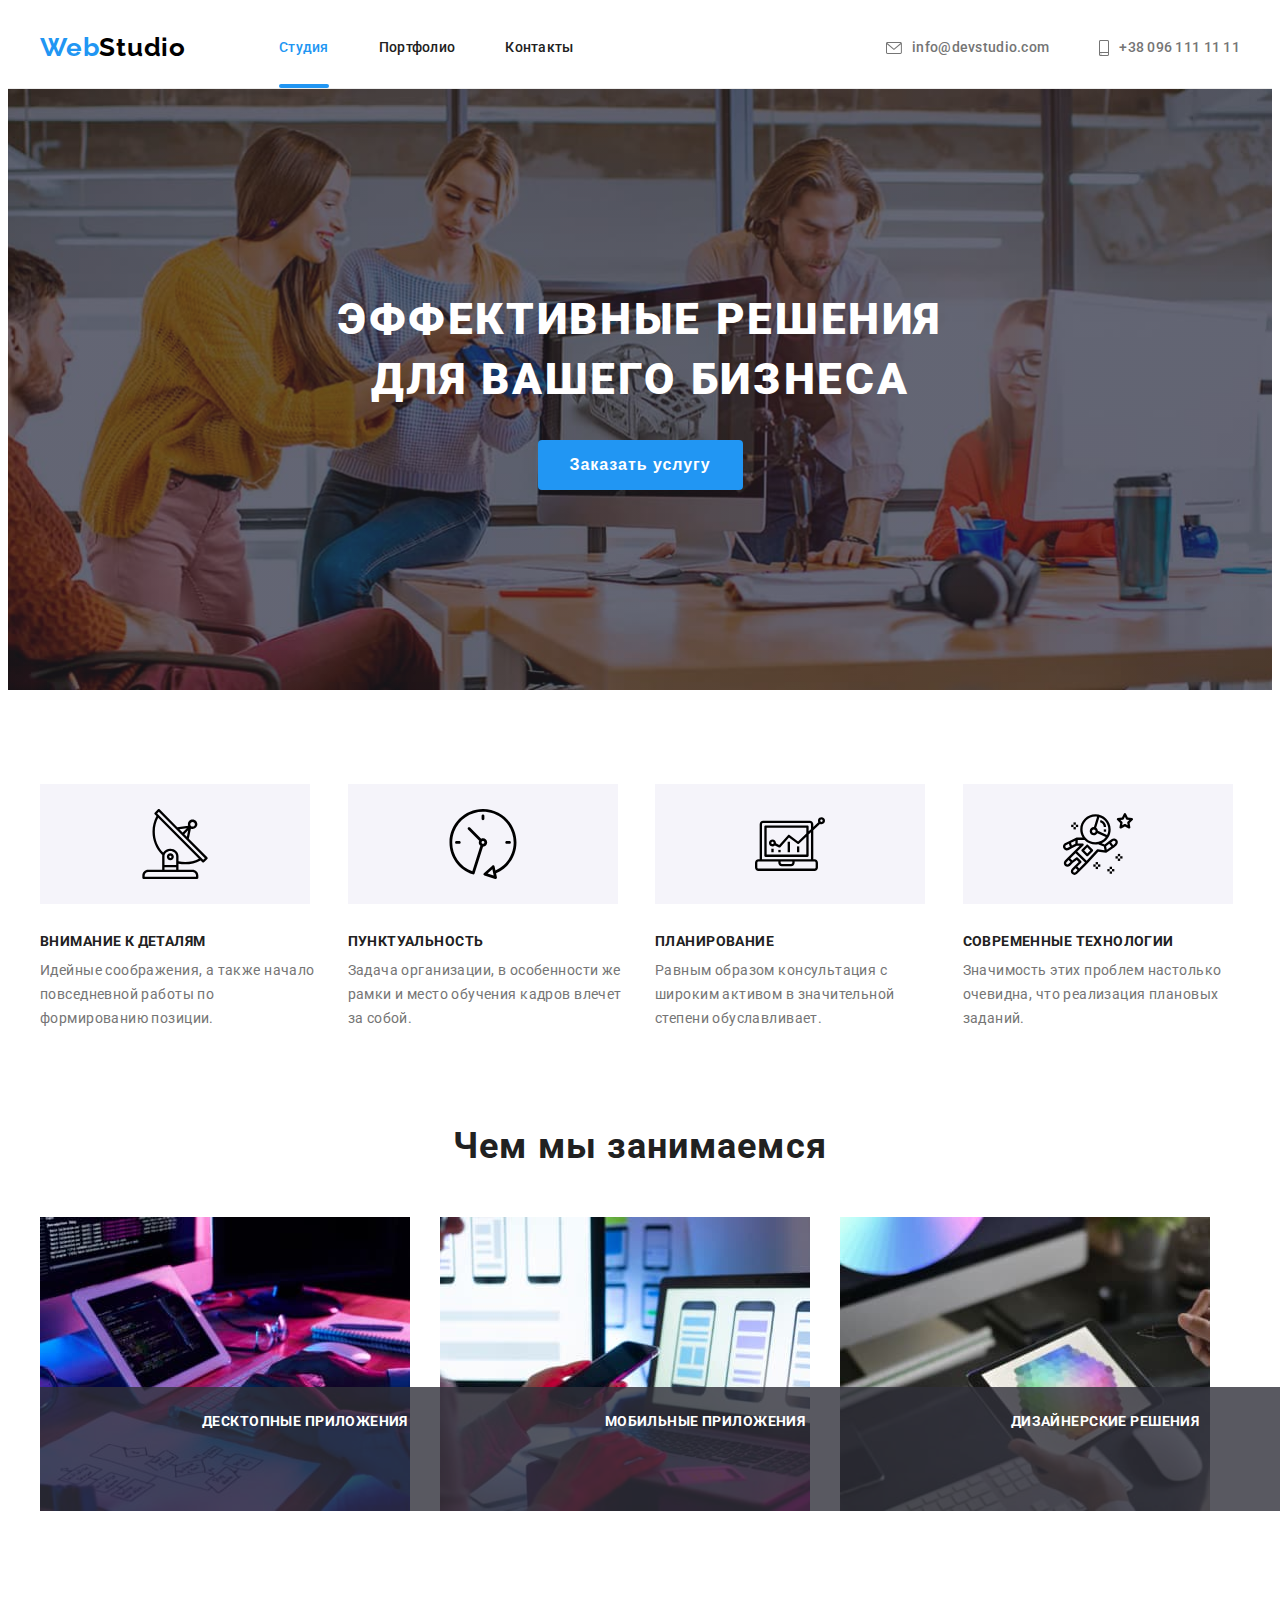
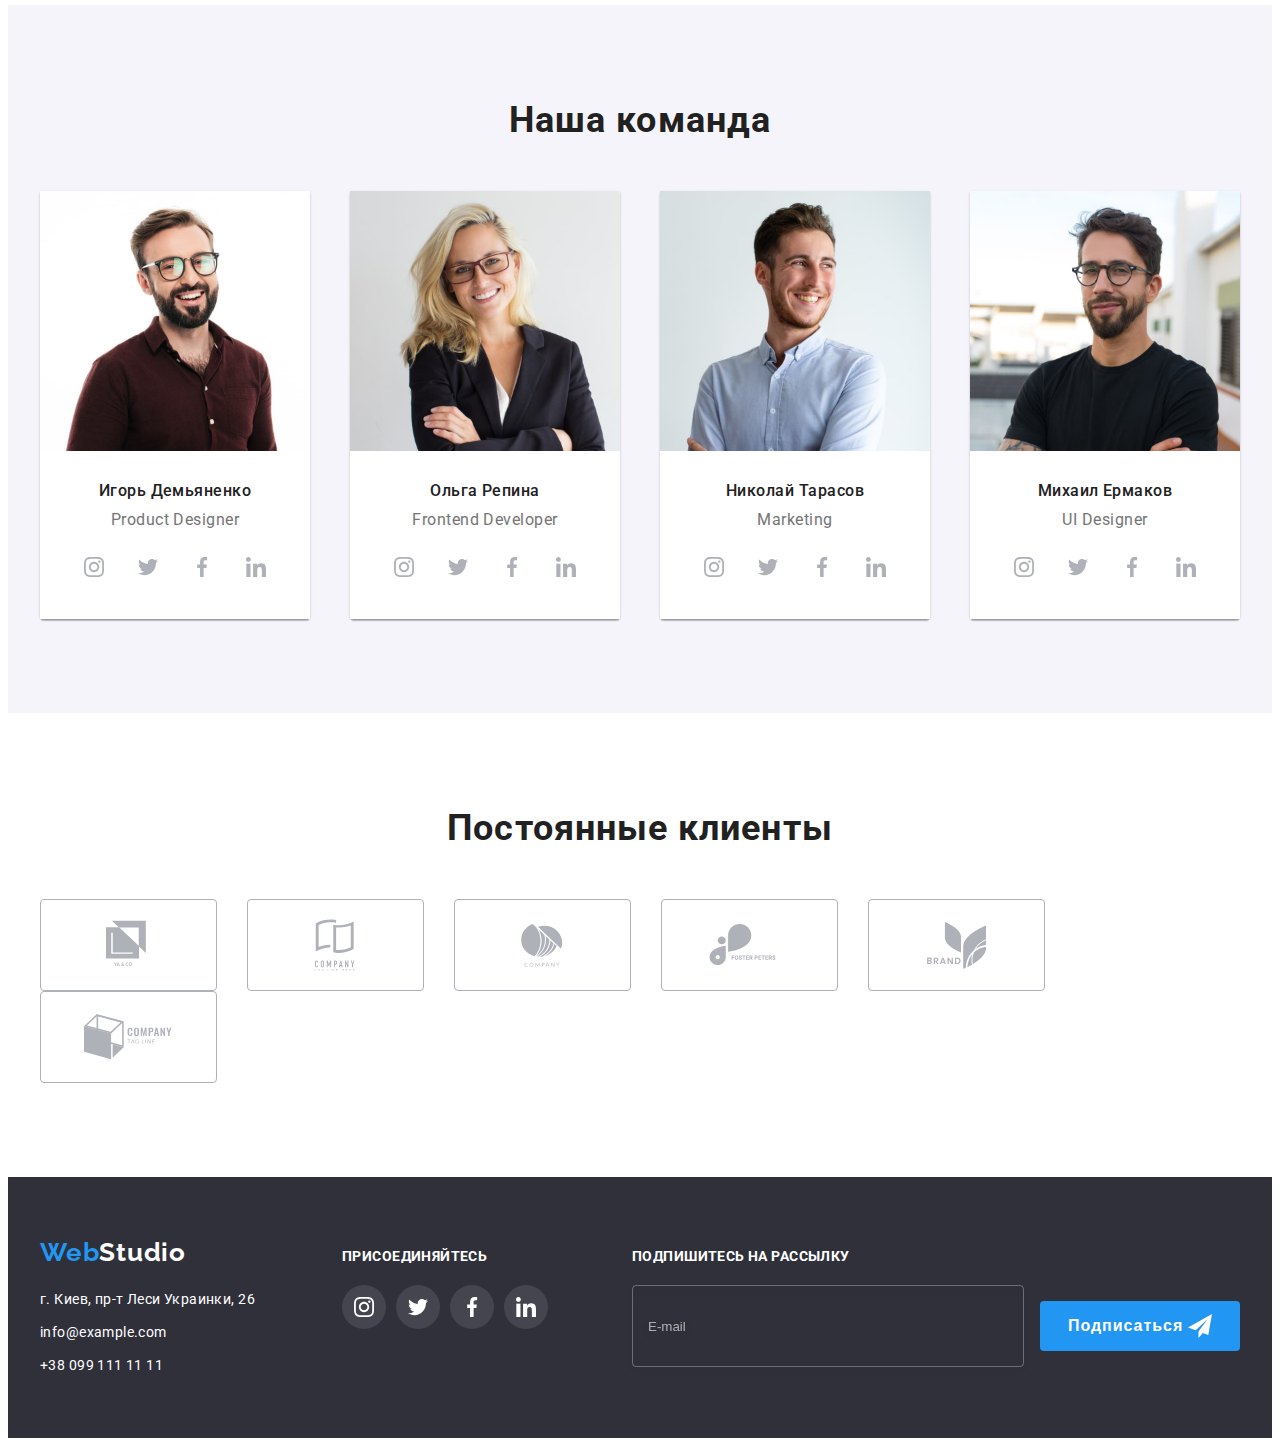
<file: index.html>
<!DOCTYPE html>
<html lang="ru">
<head>
    <meta charset="UTF-8">
    <meta http-equiv="X-UA-Compatible" content="IE=edge">
    <meta name="viewport" content="width=device-width, initial-scale=1.0">
    <title>WebStudio</title>
    <link rel="preconnect" href="https://fonts.gstatic.com">
    <link href="https://fonts.googleapis.com/css2?family=Raleway:wght@700&family=Roboto:wght@400;500;700;900&display=swap"
        rel="stylesheet">
     
    <link rel="stylesheet" href="https://cdnjs.cloudflare.com/ajax/libs/modern-normalize/1.0.0/modern-normalize.min.css"
        integrity="sha512-ISS7cAi1PEhQ8jnbJpJZMd29NlhNj4AWYyLOSp2CE/CsHxTCu+r+t0D2yoJudVrd0/8fTVPUVDzY5Tvli75u/g=="
        crossorigin="anonymous"> 
    <link rel="stylesheet" href="https://cdnjs.cloudflare.com/ajax/libs/animate.css/4.1.1/animate.min.css" />
    <!-- <link rel="stylesheet" href="./css/style.css"> -->
    <link rel="stylesheet" href="./css/main.min.css">

<body>
    <!-- HEADER -->
    <header class="main-header">
        <div class="container">
            <nav class="navigation">
                <a class="logo animate__heartBeat link" href="./index.html" lang="en">
                    <span class="logo--accent-color">Web</span>Studio</a>
                <ul class="navigation-list list">
                        <li class="navigation-list__item list"><a class="navigation-list__link link navigation-list__link--current" href="./index.html">Студия</a></li>
                        <li class="navigation-list__item list"><a class="navigation-list__link link" href="./portfolio.html">Портфолио</a></li>
                        <li class="navigation-list__item list"><a class="navigation-list__link link" href="">Контакты</a></li>
                </ul>
            </nav>
            <ul class="contacts-list list">
                <li class="contacts-list__item"><a class="contacts-list__link link" href="mailto:info@devstudio.com">
                    <svg width="16" height="12" class="contacts-list__email-icon">
                        <use href="./images/sprite.svg#icon-email"></use>
                    </svg>info@devstudio.com
                </a></li>
                <li class="contacts-list__item"><a class="contacts-list__link link" href="tel:00380961111111">
                    <svg width="10" height="16" class="contacts-list__tel-icon">
                        <use href="./images/sprite.svg#icon-smartphone"></use>
                    </svg>+38 096 111 11 11
                </a></li>
            </ul>     
        </div>
    </header>

    <main>  
        <!-- HERO -->
        <section class="hero">
            <div class="container">
                <h1 class="hero__title">Эффективные решения <br> для вашего бизнеса</h1>
                <button class="modal-btn animate__heartBeat btn" type="button" data-modal-open>Заказать услугу</button>
            </div>
        </section>

        <!-- ADVANTAGES / h2 hidden -->
        <section class="advantages">
            <div class="container">
                <h2 class="title visually-hidden">We offer</h2>
                <ul class="advantages-list list">
                    <li class="advantages-list__item">
                        <div class="advantages-list__img">
                            <svg class="advantages-list__icon">
                                <use href="./images/sprite.svg#icon-antenna"></use>
                            </svg>
                        </div>
                        <h3 class="advantages-list__subtitle">Внимание к деталям</h3>
                        <p class="advantages-list__text">Идейные соображения, а также начало повседневной работы по формированию позиции.</p>
                    </li>
                    <li class="advantages-list__item">
                        <div class="advantages-list__img">
                            <svg class="advantages-list__icon">
                                <use href="./images/sprite.svg#icon-clock"></use>
                            </svg>
                        </div>
                        <h3 class="advantages-list__subtitle">Пунктуальность</h3>
                        <p class="advantages-list__text">Задача организации, в особенности же рамки и место обучения кадров влечет за собой.</p>
                    </li>
                    <li class="advantages-list__item">
                        <div class="advantages-list__img">
                            <svg class="advantages-list__icon">
                                <use href="./images/sprite.svg#icon-diagram"></use>
                            </svg>
                        </div>
                        <h3 class="advantages-list__subtitle">Планирование</h3>
                        <p class="advantages-list__text">Равным образом консультация с широким активом в значительной степени обуславливает.</p>
                    </li>
                    <li class="advantages-list__item">
                        <div class="advantages-list__img">
                            <svg class="advantages-list__icon">
                                <use href="./images/sprite.svg#icon-astronaut"></use>
                            </svg>
                        </div>
                        <h3 class="advantages-list__subtitle">Современные технологии</h3>
                        <p class="advantages-list__text">Значимость этих проблем настолько очевидна, что реализация плановых заданий.</p>
                    </li>
                </ul>
            </div>
        </section>

        <!-- ABOUT -->
        <section class="services">
            <div class="container">
                <h2 class="title">Чем мы занимаемся</h2>
                <ul class="services-list list">
                    <li class="services-list__item">
                        <a class="services-list__link link" href=""><img class="services-list__img" src="./images/box-1.jpg" alt="Создание алгоритмов" width="370" height="294"></a>
                        <p class="services-list__item-overlay">Десктопные приложения</p>
                    </li>
                    <li class="services-list__item">
                        <a class="services-list__link link" href=""><img class="services-list__img" src="./images/box-2.jpg" alt="Дизайн макетов" width="370" height="294"></a>
                        <p class="services-list__item-overlay">Мобильные приложения</p>
                    </li>
                    <li class="services-list__item"><a class="services-list__link link" href="">
                        <img class="services-list__img" src="./images/box-3.jpg" alt="Подобор красочных цветовых схем" width="370" height="294"></a>
                        <p class="services-list__item-overlay">Дизайнерские решения</p>
                    </li>
                </ul>
            </div>
        </section>

        <!-- TEAM -->
        <section class="team">
            <div class="container">
                <h2 class="title">Наша команда</h2>
                <ul class="team-list list">
                    <li class="team-list__item">
                        <img class="team-list__img" src="./images/ihor-demyamenko.jpg" alt="Человек улыбается в очках" width="270" height="260">
                        <div class="team-list__textwrapper">
                            <h3 class="team-list__subtitle">Игорь Демьяненко</h3>
                            <p class="team-list__text" lang="en">Product Designer</p>
                            <ul class="social-icon-list list">
                               <li class="social-icon-list__item">
                                   <a href="#" class="social-icon-list__link link">
                                        <svg width="20" height="20" class="social-icon-list__icon">
                                            <use href="./images/sprite.svg#icon-instagram"></use>
                                        </svg>
                                   </a>
                                </li>
                                <li class="social-icon-list__item">
                                    <a href="#" class="social-icon-list__link link">
                                        <svg width="20" height="20" class="social-icon-list__icon">
                                            <use href="./images/sprite.svg#icon-twitter"></use>
                                        </svg>
                                    </a>
                                </li>
                                <li class="social-icon-list__item">
                                    <a href="#" class="social-icon-list__link link">
                                        <svg width="20" height="20" class="social-icon-list__icon">
                                            <use href="./images/sprite.svg#icon-facebook"></use>
                                        </svg>
                                    </a>
                                </li>
                                <li class="social-icon-list__item">
                                    <a href="#" class="social-icon-list__link link">
                                        <svg width="20" height="20" class="social-icon-list__icon">
                                            <use href="./images/sprite.svg#icon-linkedin"></use>
                                        </svg>
                                    </a>
                                </li>
                            </ul>
                        </div>   
                    </li>
                    <li class="team-list__item">
                        <img class="team-list__img" src="./images/olha-repina.jpg" alt="Красивая блондинка в очках" width="270" height="260">
                        <div class="team-list__textwrapper">
                            <h3 class="team-list__subtitle">Ольга Репина</h3>
                            <p class="team-list__text" lang="en">Frontend Developer</p>
                            <ul class="social-icon-list list">
                            <li class="social-icon-list__item">
                                <a href="#" class="social-icon-list__link link">
                                    <svg width="20" height="20" class="social-icon-list__icon">
                                        <use href="./images/sprite.svg#icon-instagram"></use>
                                    </svg>
                                </a>
                            </li>
                            <li class="social-icon-list__item">
                                <a href="#" class="social-icon-list__link link">
                                    <svg width="20" height="20" class="social-icon-list__icon">
                                        <use href="./images/sprite.svg#icon-twitter"></use>
                                    </svg>
                                </a>
                            </li>
                            <li class="social-icon-list__item">
                                <a href="#" class="social-icon-list__link link">
                                    <svg width="20" height="20" class="social-icon-list__icon">
                                        <use href="./images/sprite.svg#icon-facebook"></use>
                                    </svg>
                                </a>
                            </li>
                            <li class="social-icon-list__item">
                                <a href="#" class="social-icon-list__link link">
                                    <svg width="20" height="20" class="social-icon-list__icon">
                                        <use href="./images/sprite.svg#icon-linkedin"></use>
                                    </svg>
                                </a>
                            </li>
                            </ul>
                        </div>   
                    </li>
                    <li class="team-list__item">
                        <img class="team-list__img" src="./images/nikolai-tarasov.jpg" alt="Человек улыбается в очках" width="270" height="260">
                        <div class="team-list__textwrapper">
                            <h3 class="team-list__subtitle">Николай Тарасов</h3>
                            <p class="team-list__text" lang="en">Marketing</p>
                            <ul class="social-icon-list list">
                            <li class="social-icon-list__item">
                                <a href="#" class="social-icon-list__link link">
                                    <svg width="20" height="20" class="social-icon-list__icon">
                                        <use href="./images/sprite.svg#icon-instagram"></use>
                                    </svg>
                                </a>
                            </li>
                            <li class="social-icon-list__item">
                                <a href="#" class="social-icon-list__link link">
                                    <svg width="20" height="20" class="social-icon-list__icon">
                                        <use href="./images/sprite.svg#icon-twitter"></use>
                                    </svg>
                                </a>
                            </li>
                            <li class="social-icon-list__item">
                                <a href="#" class="social-icon-list__link link">
                                    <svg width="20" height="20" class="social-icon-list__icon">
                                        <use href="./images/sprite.svg#icon-facebook"></use>
                                    </svg>
                                </a>
                            </li>
                            <li class="social-icon-list__item">
                                <a href="#" class="social-icon-list__link link">
                                    <svg width="20" height="20" class="social-icon-list__icon">
                                        <use href="./images/sprite.svg#icon-linkedin"></use>
                                    </svg>
                                </a>
                            </li>
                            </ul>
                        </div>
                        </li>
                    <li class="team-list__item">
                        <img class="team-list__img" src="./images/mihael-yermakov.jpg" alt="Брюнет с бородой" width="270" height="260">
                        <div class="team-list__textwrapper">
                            <h3 class="team-list__subtitle">Михаил Ермаков</h3>
                            <p class="team-list__text" lang="en">UI Designer</p>
                            <ul class="social-icon-list list">
                            <li class="social-icon-list__item">
                                <a href="#" class="social-icon-list__link link">
                                    <svg width="20" height="20" class="social-icon-list__icon">
                                        <use href="./images/sprite.svg#icon-instagram"></use>
                                    </svg>
                                </a>
                            </li>
                            <li class="social-icon-list__item">
                                <a href="#" class="social-icon-list__link link">
                                    <svg width="20" height="20" class="social-icon-list__icon">
                                        <use href="./images/sprite.svg#icon-twitter"></use>
                                    </svg>
                                </a>
                            </li>
                            <li class="social-icon-list__item">
                                <a href="#" class="social-icon-list__link link">
                                    <svg width="20" height="20" class="social-icon-list__icon">
                                        <use href="./images/sprite.svg#icon-facebook"></use>
                                    </svg>
                                </a>
                            </li>
                            <li class="social-icon-list__item">
                                <a href="#" class="social-icon-list__link link">
                                    <svg width="20" height="20" class="social-icon-list__icon">
                                        <use href="./images/sprite.svg#icon-linkedin"></use>
                                    </svg>
                                </a>
                            </li>
                            </ul>
                        </div>   
                    </li>
                </ul>
            </div>
        </section> 
        
        <!-- OUR CLIENTS -->
        <section class="our-clients">
            <div class="container">
                <h2 class="title">Постоянные клиенты</h2>
                <ul class="clients-list list">
                    <li class="clients-list__item">
                        <a href="" class="clients-list__link link">
                            <svg width="44" height="50" class="clients-list__icon-company not-active-icon">
                                <use href="./images/sprite.svg#icon-ya-co"></use>
                            </svg>
                        </a>
                    </li>
                    <li class="clients-list__item">
                        <a href="" class="clients-list__link link">
                            <svg width="40" height="52" class="clients-list__icon-company not-active-icon">
                                <use href="./images/sprite.svg#icon-company-tagline-here"></use>
                            </svg>
                        </a>
                    </li>
                    <li class="clients-list__item">
                        <a href="" class="clients-list__link link">
                            <svg width="42" height="43" class="clients-list__icon-company not-active-icon">
                                <use href="./images/sprite.svg#icon-company"></use>
                            </svg>
                        </a>
                    </li>
                    <li class="clients-list__item">
                        <a href="" class="clients-list__link link">
                            <svg width="80" height="42" class="clients-list__icon-company not-active-icon">
                                <use href="./images/sprite.svg#icon-foster-peters"></use>
                            </svg>
                        </a>
                    </li>
                    <li class="clients-list__item">
                        <a href="" class="clients-list__link link">
                            <svg width="59" height="47" class="clients-list__icon-company not-active-icon">
                                <use href="./images/sprite.svg#icon-brand"></use>
                            </svg>
                        </a>
                    </li>
                    <li class="clients-list__item">
                        <a href="" class="clients-list__link link">
                            <svg width="88" height="46" class="clients-list__icon-company not-active-icon">
                                <use href="./images/sprite.svg#icon-company-tag-line"></use>
                            </svg>
                        </a>
                    </li>
                </ul>
            </div>
        </section>
    </main>

    <!-- CONTACTS -->
    <footer>
        <div class="container footer-wrapper">
            <div class="footer-contacts__wrapper">
                <a class="logo__dark-theme link" href="./index.html" lang="en"><span class="logo--accent-color">Web</span>Studio</a>
                <address>
                    <ul class="address-list list">
                        <li class="address-list__item">
                            <a class="address-list__link link" href="https://goo.gl/maps/x22kVmDLghHbZJhdA" target="_blank" rel="noreferrer noopener">г. Киев, пр-т Леси Украинки, 26</a>
                        </li>
                        <li class="address-list__item">
                            <a class="address-list__link link" lang="en" href="mailto:info@example.com">info@example.com</a>
                        </li>
                        <li class="address-list__item">
                            <a class="address-list__link link" href="tel:00380961111111">+38 099 111 11 11</a>
                        </li>
                    </ul>
                </address>
            </div>
            <div class="footer-social-networks__wrapper">
                <p class="footer-subtitle">присоединяйтесь</p>
                <ul class="social-icon-list list">
                    <li class="social-icon-list__item">
                        <a href="#" class="social-icon-list__link link">
                            <svg width="20" height="20" class="social-icon-list__icon">
                                <use href="./images/sprite.svg#icon-instagram"></use>
                            </svg>
                        </a>
                    </li>
                    <li class="social-icon-list__item">
                        <a href="#" class="social-icon-list__link link">
                            <svg width="20" height="20" class="social-icon-list__icon">
                                <use href="./images/sprite.svg#icon-twitter"></use>
                            </svg>
                        </a>
                    </li>
                    <li class="social-icon-list__item">
                        <a href="#" class="social-icon-list__link link">
                            <svg width="20" height="20" class="social-icon-list__icon">
                                <use href="./images/sprite.svg#icon-facebook"></use>
                            </svg>
                        </a>
                    </li>
                    <li class="social-icon-list__item">
                        <a href="#" class="social-icon-list__link link">
                            <svg width="20" height="20" class="social-icon-list__icon">
                                <use href="./images/sprite.svg#icon-linkedin"></use>
                            </svg>
                        </a>
                    </li>
                </ul>
            </div> 

            <div class="mailing-wrapper">
                <p class="footer-subtitle">Подпишитесь на рассылку</p>
                <form action="#" class="mailing-form">
                    <input type="email" name="user-email" class="mailing-form__user-email" placeholder="E-mail" required>
                    
                    <span class="mailing-form__btn-wrapper">
                        <button type="submit" class="mailing-form__btn modal-btn btn">Подписаться</button>
                        <svg width="24" height="24" class="mailing-form__send-icon">
                            <use href="./images/sprite.svg#icon-icon-send"></use>
                        </svg>
                    </span>
                </form>
            </div>      
        </div>
    </footer>

    <!-- MODAL WINDOW -->
    <div class="backdrop is-hidden" data-modal>
        <div class="main-modal-window">
            <button type="button" class="modal-window-close__btn btn" data-modal-close>
                <svg width="18" height="18" class="modal-window-close__icon">
                    <use href="./images/sprite.svg#icon-close-black-18dp-1"></use>
                </svg>
            </button>

            <p class="modal-window__title">Оставьте свои данные, мы вам перезвоним</p>
            <form action="#" class="modal-form">

                <label class="modal-form__field">
                    Имя
                    <span class="modal-form__input-wrapper">
                        <input type="text" name="user-name" class="modal-form__input" required minlength="2" autocomplete="on" autofocus>
                        <svg width="18" height="18" class="modal-form__icon">
                           <use href="./images/sprite.svg#icon-person-black-18dp"></use>
                        </svg>
                    </span>
                </label>
                
                <label class="modal-form__field">
                    Телефон
                    <span class="modal-form__input-wrapper">
                        <input type="tel" name="user-phone" class="modal-form__input" required 
                        pattern="[0-9]{3}-[0-9]{3}-[0-9]{2}-[0-9]{2}" title="099-999-99-99">
                        <svg width="18" height="18" class="modal-form__icon">
                            <use href="./images/sprite.svg#icon-phone-black-18dp"></use>
                        </svg>
                    </span>
                </label>

                <label class="modal-form__field">
                    Почта
                    <span class="modal-form__input-wrapper">
                        <input type="email" name="user-email" class="modal-form__input" required>
                        <svg width="18" height="18" class="modal-form__icon">
                            <use href="./images/sprite.svg#icon-email-black-18dp"></use>
                        </svg>
                    </span>
                </label>

                <label class="modal-form__field">
                    Комментарий
                    <textarea name="user-message" class="modal-form__message" placeholder="Введите текст"></textarea>
                </label>
                

                <div class="modal-form__agreement">
                    <input type="checkbox" name="user-term" id="user-desc" class="modal-form__term visually-hidden" required>
                    <label for="user-desc" class="modal-form__check-desc">Соглашаюсь с рассылкой и принимаю <a href="">Условия договора</a></label>
                </div>
                
                <button type="submit" class="modal-btn modal-form__submit-btn btn">Отправить</button>
               
            </form>
        </div>
    </div>
    <script src="./js/modal.js"></script>
</body>
</html>
</file>
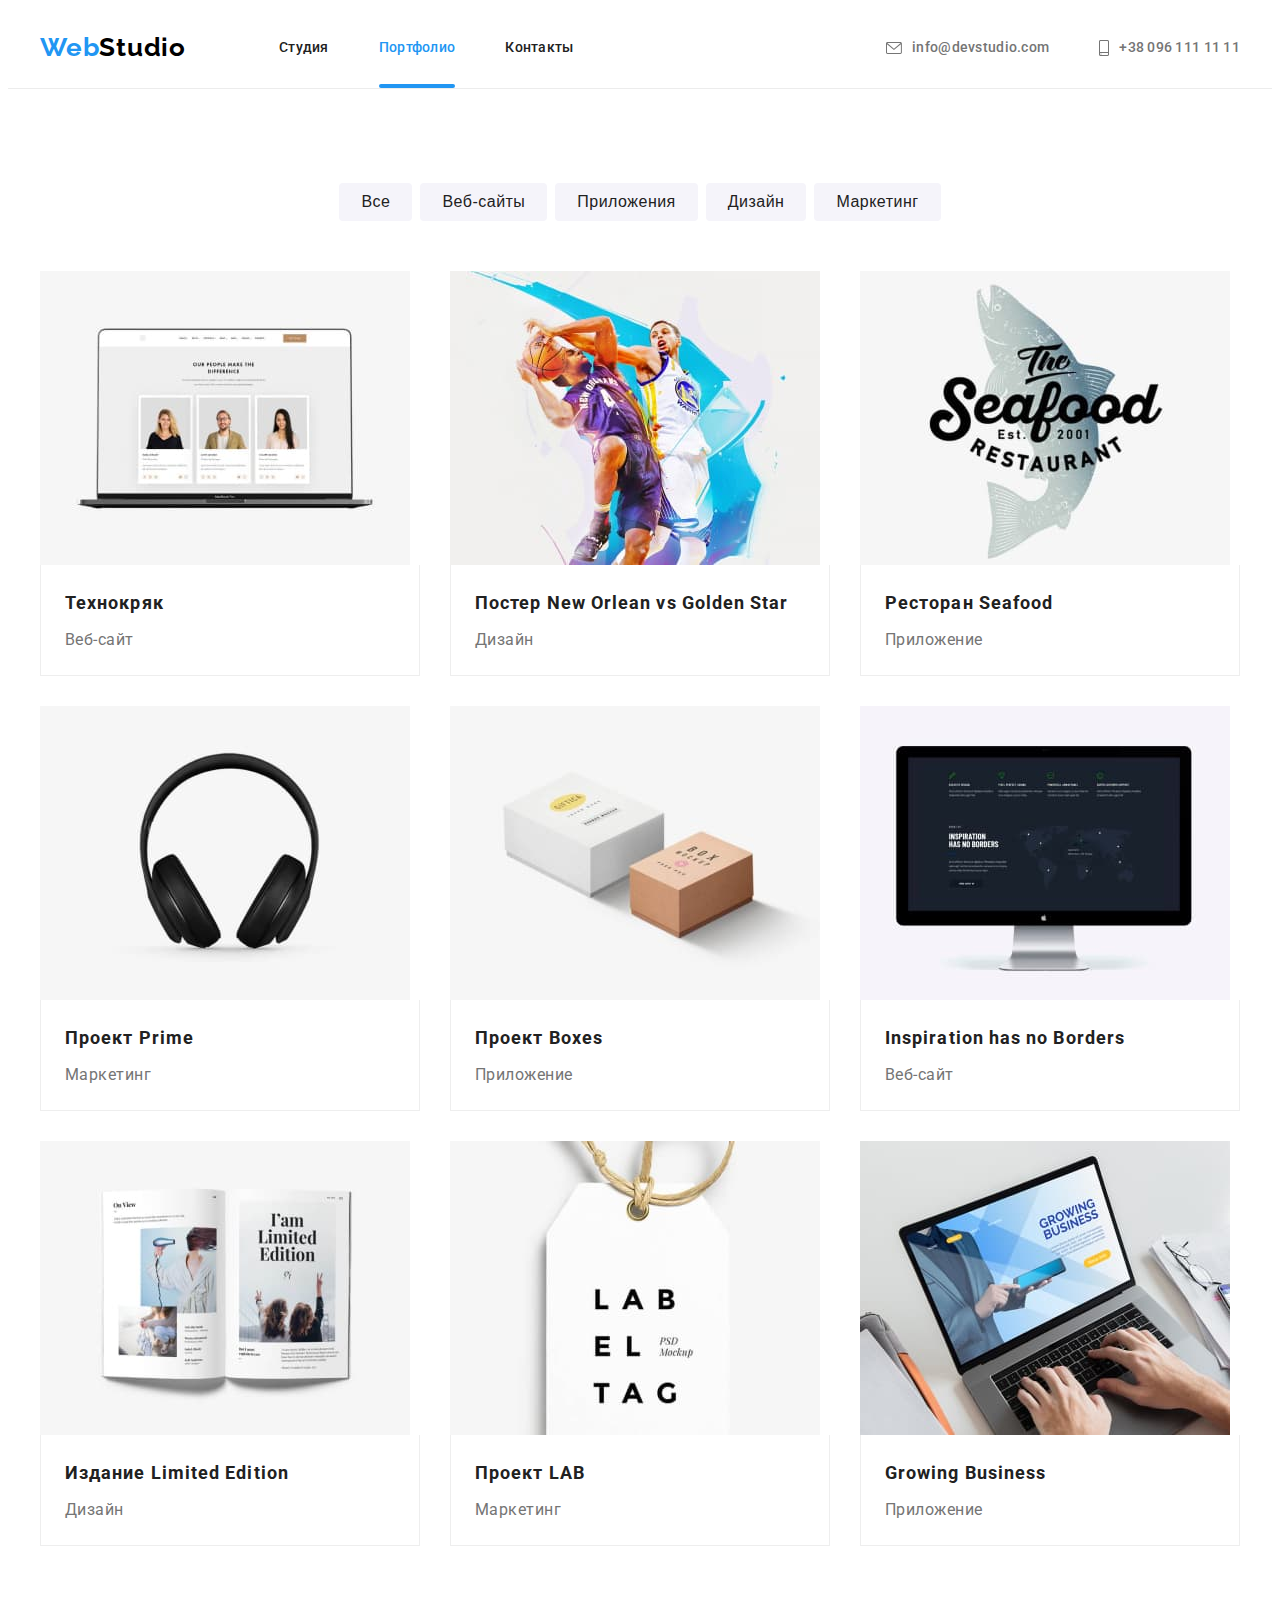
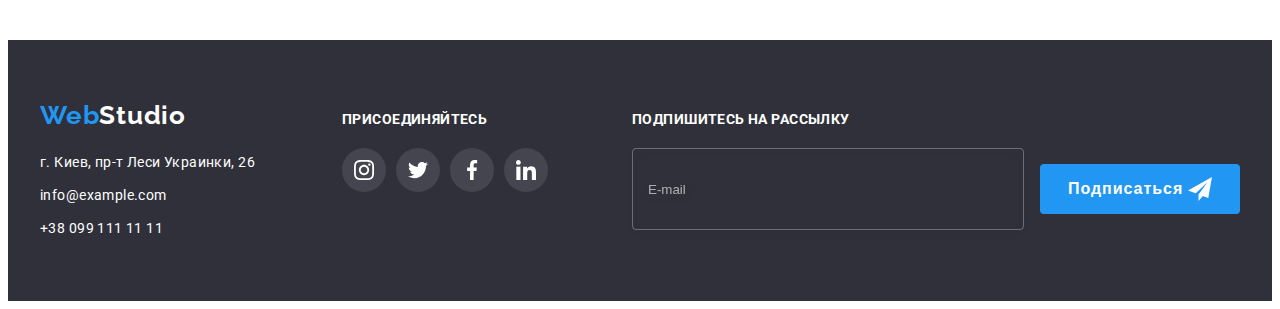
<file: portfolio.html>
<!DOCTYPE html>
<html lang="ru">

<head>
    <meta charset="UTF-8">
    <meta http-equiv="X-UA-Compatible" content="IE=edge">
    <meta name="viewport" content="width=device-width, initial-scale=1.0">
    <title>Portfolio</title>
    <link rel="preconnect" href="https://fonts.gstatic.com">
    <link href="https://fonts.googleapis.com/css2?family=Raleway:wght@700&family=Roboto:wght@400;500;700;900&display=swap"
            rel="stylesheet">
    <!-- <link rel="stylesheet" href="node_modules/modern-normalize/modern-normalize.css"> -->
    <link rel="stylesheet" href="https://cdnjs.cloudflare.com/ajax/libs/modern-normalize/1.0.0/modern-normalize.min.css"
            integrity="sha512-ISS7cAi1PEhQ8jnbJpJZMd29NlhNj4AWYyLOSp2CE/CsHxTCu+r+t0D2yoJudVrd0/8fTVPUVDzY5Tvli75u/g=="
            crossorigin="anonymous">
    <link rel="stylesheet" href="https://cdnjs.cloudflare.com/ajax/libs/animate.css/4.1.1/animate.min.css" />
    <!-- <link rel="stylesheet" href="./css/style.css"> -->
    <link rel="stylesheet" href="./css/main.min.css">
</head>

<body>
    <!-- HEADER -->
    <header class="main-header">
        <div class="container">
            <nav class="navigation">
                <a class="logo link animate__heartBeat" href="./index.html" lang="en"><span
                        class="logo--accent-color">Web</span>Studio</a>
                <ul class="navigation-list list">
                    <li class="navigation-list__item list"><a class="navigation-list__link link"
                            href="./index.html">Студия</a></li>
                    <li class="navigation-list__item list"><a class="navigation-list__link link navigation-list__link--current"
                            href="./portfolio.html">Портфолио</a></li>
                    <li class="navigation-list__item list"><a class="navigation-list__link link" href="">Контакты</a></li>
                </ul>
            </nav>
            <ul class="contacts-list list">
                <li class="contacts-list__item"><a class="contacts-list__link link" href="mailto:info@devstudio.com">
                        <svg width="16" height="12" class="contacts-list__email-icon">
                            <use href="./images/sprite.svg#icon-email"></use>
                        </svg>info@devstudio.com
                    </a></li>
                <li class="contacts-list__item"><a class="contacts-list__link link" href="tel:00380961111111">
                        <svg width="10" height="16" class="contacts-list__tel-icon">
                            <use href="./images/sprite.svg#icon-smartphone"></use>
                        </svg>+38 096 111 11 11
                    </a></li>
            </ul>
        </div>
    </header>

    <main>
        <section class="portfolio">
            <div class="container">

            <!-- <h1 hidden>PORTFOLIO</h1> -->
            <h1 class="visually-hidden">ПОРТФОЛИО</h1>

            <!-- FILTER -->
            <ul class="filter-list list">
                <li class="filter-list__item"><button class="filter-list__btn btn" type="button">Все</button></li>
                <li class="filter-list__item"><button class="filter-list__btn btn" type="button">Веб-сайты</button></li>
                <li class="filter-list__item"><button class="filter-list__btn btn" type="button">Приложения</button></li>
                <li class="filter-list__item"><button class="filter-list__btn btn" type="button">Дизайн</button></li>
                <li class="filter-list__item"><button class="filter-list__btn btn" type="button">Маркетинг</button></li>
            </ul>

            <!--  ---- GALLERY ----  -->

            <ul class="portfolio-list list">
                <li class="portfolio-list__item">
                    <a href="" class="portfolio-list__link link">
                        <div class="portfolio-list__img-wrapper">
                            <img src="./images/technokryak.jpg" alt="Скриншот сайта" width="370" height="294">
                            <p class="portfolio-list__overlay">Технокряк это современная площадка распространения коронавируса. Компании используют эту платформу для цифрового
                        шпионажа и атак на защищённые сервера конкурентов.</p>
                        </div>
                        <div class="portfolio-list__text-wrapper">
                            <h2 class="portfolio-list__subtitle">Технокряк</h2>
                            <p class="portfolio-list__text">Веб-сайт</p>
                        </div>
                    </a>
                </li>
                <li class="portfolio-list__item">
                    <a href="" class="portfolio-list__link link">
                        <div class="portfolio-list__img-wrapper">
                            <img src="./images/new-orlean.jpg" alt="Макет постера" width="370" height="294">
                            <p class="portfolio-list__overlay">Технокряк это современная площадка распространения коронавируса. Компании используют эту платформу
                            для цифрового шпионажа и атак на защищённые сервера конкурентов.</p>
                        </div>
                        <div class="portfolio-list__text-wrapper">
                            <h2 class="portfolio-list__subtitle">Постер <span lang="en">New Orlean vs Golden Star</span></h2>
                            <p class="portfolio-list__text">Дизайн</p>
                        </div>
                    </a>
                </li>
                <li class="portfolio-list__item">
                    <a href="" class="portfolio-list__link link">
                        <div class="portfolio-list__img-wrapper">
                            <img src="./images/seafood.jpg" alt="Логотип ресторана" width="370" height="294">
                            <p class="portfolio-list__overlay">Технокряк это современная площадка распространения коронавируса. Компании используют эту платформу для цифрового шпионажа и атак на защищённые сервера конкурентов.</p>
                        </div>
                        <div class="portfolio-list__text-wrapper">
                            <h2 class="portfolio-list__subtitle">Ресторан <span lang="en">Seafood</span></h2>
                            <p class="portfolio-list__text">Приложение</p>
                        </div>
                    </a>
                </li>
                <li class="portfolio-list__item">
                    <a href="" class="portfolio-list__link link">
                        <div class="portfolio-list__img-wrapper">
                            <img src="./images/prime.jpg" alt="Наушники" width="370" height="294">
                            <p class="portfolio-list__overlay">Технокряк это современная площадка распространения коронавируса. Компании используют эту платформу для цифрового шпионажа и атак на защищённые сервера конкурентов.</p>
                        </div>

                        <div class="portfolio-list__text-wrapper">
                            <h2 class="portfolio-list__subtitle">Проект <span lang="en">Prime</span></h2>
                            <p class="portfolio-list__text">Маркетинг</p>
                        </div>
                    </a>
                </li>
                <li class="portfolio-list__item">
                    <a href="" class="portfolio-list__link link">
                        <div class="portfolio-list__img-wrapper">
                            <img src="./images/boxes.jpg" alt="Коробки" width="370" height="294">
                            <p class="portfolio-list__overlay">Технокряк это современная площадка распространения коронавируса. Компании используют эту платформу
                                для цифрового шпионажа и атак на защищённые сервера конкурентов.</p>
                        </div>
                        <div class="portfolio-list__text-wrapper">
                            <h2 class="portfolio-list__subtitle">Проект <span lang="en">Boxes</span></h2>
                            <p class="portfolio-list__text">Приложение</p>
                        </div>
                    </a>
                </li>
                <li class="portfolio-list__item">
                    <a href="" class="portfolio-list__link link">
                        <div class="portfolio-list__img-wrapper">
                            <img src="./images/inspiration-has-no-borders.jpg" alt="Скрин главного экрана" width="370" height="294">
                            <p class="portfolio-list__overlay">Технокряк это современная площадка распространения коронавируса. Компании используют эту платформу для цифрового шпионажа и атак на защищённые сервера конкурентов.</p>
                        </div>
                        <div class="portfolio-list__text-wrapper">
                            <h2 class="portfolio-list__subtitle" lang="en">Inspiration has no Borders</h2>
                            <p class="portfolio-list__text">Веб-сайт</p>
                        </div>
                    </a>
                </li>
                <li class="portfolio-list__item">
                    <a href="" class="portfolio-list__link link">
                        <div class="portfolio-list__img-wrapper">
                            <img src="./images/limited-edition.jpg" alt="Макет издания" width="370" height="294">
                            <p class="portfolio-list__overlay">Технокряк это современная площадка распространения коронавируса. Компании используют эту платформу для цифрового шпионажа и атак на защищённые сервера конкурентов.</p>
                        </div>
                        <div class="portfolio-list__text-wrapper">
                            <h2 class="portfolio-list__subtitle">Издание <span lang="en">Limited Edition</span></h2>
                            <p class="portfolio-list__text">Дизайн</p>
                        </div>
                    </a>
                </li>
                <li class="portfolio-list__item">
                    <a href="" class="portfolio-list__link link">
                        <div class="portfolio-list__img-wrapper">
                            <img src="./images/lab.jpg" alt="Дизайн бирки" width="370" height="294">
                            <p class="portfolio-list__overlay">Технокряк это современная площадка распространения коронавируса. Компании используют эту платформу
                                для цифрового шпионажа и атак на защищённые сервера конкурентов.</p>
                        </div>    
                        <div class="portfolio-list__text-wrapper">
                            <h2 class="portfolio-list__subtitle">Проект <span lang="en">LAB</span></h2>
                            <p class="portfolio-list__text">Маркетинг</p>
                        </div>
                    </a>
                </li>
                <li class="portfolio-list__item">
                    <a href="" class="portfolio-list__link link">
                        <div class="portfolio-list__img-wrapper">
                            <img src="./images/growing-business.jpg" alt="Скрин приложения" width="370" height="294">
                            <p class="portfolio-list__overlay">Технокряк это современная площадка распространения коронавируса. Компании используют эту платформу
                            для цифрового шпионажа и атак на защищённые сервера конкурентов.</p>
                        </div>
                        <div class="portfolio-list__text-wrapper">
                            <h2 class="portfolio-list__subtitle" lang="en">Growing Business</h2>
                            <p class="portfolio-list__text">Приложение</p>
                        </div>
                    </a>
                </li>
            </ul>
            </div>

        </section>




    </main>

    <!-- CONTACTS -->
    <footer>
        <div class="container footer-wrapper">
            <div class="footer-contacts__wrapper">
                <a class="logo__dark-theme link" href="./index.html" lang="en"><span
                        class="logo--accent-color">Web</span>Studio</a>
                <address>
                    <ul class="address-list list">
                        <li class="address-list__item">
                            <a class="address-list__link link" href="https://goo.gl/maps/x22kVmDLghHbZJhdA" target="_blank"
                                rel="noreferrer noopener">г. Киев, пр-т Леси Украинки, 26</a>
                        </li>
                        <li class="address-list__item">
                            <a class="address-list__link link" lang="en" href="mailto:info@example.com">info@example.com</a>
                        </li>
                        <li class="address-list__item">
                            <a class="address-list__link link" href="tel:00380961111111">+38 099 111 11 11</a>
                        </li>
                    </ul>
                </address>
            </div>
            <div class="footer-social-networks__wrapper">
                <p class="footer-subtitle">присоединяйтесь</p>
                <ul class="social-icon-list list">
                    <li class="social-icon-list__item">
                        <a href="#" class="social-icon-list__link link">
                            <svg width="20" height="20" class="social-icon-list__icon">
                                <use href="./images/sprite.svg#icon-instagram"></use>
                            </svg>
                        </a>
                    </li>
                    <li class="social-icon-list__item">
                        <a href="#" class="social-icon-list__link link">
                            <svg width="20" height="20" class="social-icon-list__icon">
                                <use href="./images/sprite.svg#icon-twitter"></use>
                            </svg>
                        </a>
                    </li>
                    <li class="social-icon-list__item">
                        <a href="#" class="social-icon-list__link link">
                            <svg width="20" height="20" class="social-icon-list__icon">
                                <use href="./images/sprite.svg#icon-facebook"></use>
                            </svg>
                        </a>
                    </li>
                    <li class="social-icon-list__item">
                        <a href="#" class="social-icon-list__link link">
                            <svg width="20" height="20" class="social-icon-list__icon">
                                <use href="./images/sprite.svg#icon-linkedin"></use>
                            </svg>
                        </a>
                    </li>
                </ul>
            </div>
    
            <div class="mailing-wrapper">
                <p class="footer-subtitle">Подпишитесь на рассылку</p>
                <form action="#" class="mailing-form">
                    <input type="email" name="user-email" class="mailing-form__user-email" placeholder="E-mail" required>
    
                    <span class="mailing-form__btn-wrapper">
                        <button type="submit" class="mailing-form__btn modal-btn btn">Подписаться</button>
                        <svg width="24" height="24" class="mailing-form__send-icon">
                            <use href="./images/sprite.svg#icon-icon-send"></use>
                        </svg>
                    </span>
                </form>
            </div>
        </div>
    </footer>
</body>

</html>
</file>
<file: css/style.css>
/* ---- COMPONENTS ---- */

/* _variables.scss */

/* main text color #212121 */
/*secondary text color #757575 */
/* contrast-color white #ffffff */
/*main logo color #2196f3 */
/*  --section-pt: – padding-top for  section;*/
/*  --section-pb: – padding-bottom for  section;*/
/* :root {
  --main-font: "Roboto", Sans-Serif;
  --secondary-font: "Raleway", Sans-Serif;
  --main-text-color: #212121;
  --secondary-text-color: #757575;
  --accent-color: #2196f3;
  --contrast-color: #ffffff;
  --noactive-link-color: #afb1b8;
  --section-pt: 94px; 
  --section-pb: 94px;
} */

/* base/common.scss*/
/* body {
  font-family: var(--main-font);
  color: var(--main-text-color);
}

.link {
  text-decoration: none;
}

.list {
  list-style: none;
}

address {
  font-style: normal;
}

h1,
h2,
h3,
h4,
h5,
h6,
p {
  margin: 0;
}

ul,
ol {
  margin: 0;
  padding: 0;
}

img {
  display: block;
} 

section,
header,
footer {
  margin: 0 auto;
}

*/

/* .visually-hidden {
  position: absolute !important;
  clip: rect(1px 1px 1px 1px); 
  clip: rect(1px, 1px, 1px, 1px);
  padding: 0 !important;
  border: 0 !important;
  height: 1px !important;
  width: 1px !important;
  overflow: hidden;
} */

/* .container {
  width: 1200px;
  padding-left: 15px;
  padding-right: 15px;
  margin: 0 auto;
} */

/* button.scss*/
/* .btn {
  border: none;
  border-radius: 4px;
  cursor: pointer;

  transition: box-shadow 250ms cubic-bezier(0.4, 0, 0.2, 1);
}

.btn:hover,
.btn:focus {
  box-shadow: 0px 3px 1px rgba(0, 0, 0, 0.1), 0px 1px 2px rgba(0, 0, 0, 0.08),
    0px 2px 2px rgba(0, 0, 0, 0.12);
} */

/* .modal-btn {
  min-width: 200px;
  font-weight: 700;
  font-size: 16px;
  line-height: 1.9;
  text-align: center;
  letter-spacing: 0.06em;
  color: var(--contrast-color);
  background-color: var(--accent-color);

  padding: 10px 32px;

  animation-duration: 15000ms;
  animation-iteration-count: infinite;
  animation-delay: 2500ms;
} */

/* .title {
  font-weight: 700;
  font-size: 36px;
  line-height: 1.17;
  text-align: center;
  letter-spacing: 0.03em;
  color: var(--main-text-color);

  margin-bottom: 50px;
} */

/* .logo {
  color: #000000;
  font-family: "Raleway", Sans-Serif;
  font-weight: 700;
  font-size: 26px;
  line-height: 1.19;
  letter-spacing: 0.03em;

  margin-right: 93px;
  padding-top: 24px;
  padding-bottom: 25px;

  animation-duration: 2000ms;
  animation-iteration-count: 1;
}

.logo-accent-color {
  color: var(--accent-color);
}

.logo__dark-theme {
  color: var(--contrast-color);
  font-family: "Raleway", Sans-Serif;
  font-weight: 700;
  font-size: 26px;
  line-height: 1.19;
  letter-spacing: 0.03em;

  margin-bottom: 20px;
} */

/* ---- END COMPONENTS ---- */

/* ---- HEADER ---- */
/* .navigation {
  display: flex;
  align-items: center;
}

.main-header {
  border-bottom: 1px solid #ececec;
}

.main-header .container {
  display: flex;
  align-items: center;
}

.navigation-list {
  display: flex;
}

.contacts-list {
  display: flex;
  margin-left: auto;
}

.navigation-list__item:not(:last-child) {
  margin-right: 50px;
}

.navigation-list__link {
  display: block;
  color: var(--main-text-color);
  font-weight: 500;
  font-size: 14px;
  line-height: 1.14;
  letter-spacing: 0.02em;
  padding-top: 32px;
  padding-bottom: 0px;

  transition: color 250ms cubic-bezier(0.4, 0, 0.2, 1);
}

.navigation-list__link::after {
  display: block;
  content: "";
  width: 100%;
  height: 4px;
  margin-top: 28px;
  border-radius: 4px;
  background-color: var(--accent-color);
  opacity: 0;

  transition: opacity 250ms cubic-bezier(0.4, 0, 0.2, 1);
}

.navigation-list__link:hover::after,
.navigation-list__link:focus::after {
  opacity: 1;
}

.navigation-list__link:hover,
.navigation-list__link:focus {
  color: var(--accent-color);
}

.navigation-list__link--current {
  color: var(--accent-color);
}

.navigation-list__link--current::after {
  opacity: 1; /* underline current */
/*}

.contacts-list__link {
  display: inline-flex;
  align-items: center;
  font-weight: 500;
  color: var(--secondary-text-color);
  font-size: 14px;
  line-height: 1.14;
  letter-spacing: 0.02em;
  padding-top: 32px;
  padding-bottom: 32px;

  transition: color 250ms cubic-bezier(0.4, 0, 0.2, 1);
}

.contacts-list__email-icon {
  margin-right: 10px;
  fill: var(--secondary-text-color);

  transition: fill 250ms cubic-bezier(0.4, 0, 0.2, 1);
}

.contacts-list__tel-icon {
  margin-right: 10px;
  fill: var(--secondary-text-color);

  transition: fill 250ms cubic-bezier(0.4, 0, 0.2, 1);
}

.contacts-list__link:hover,
.contacts-list__link:focus {
  color: var(--accent-color);
}

.contacts-list__link:hover .contacts-list__email-icon,
.contacts-list__link:focus .contacts-list__email-icon,
.contacts-list__link:hover .contacts-list__tel-icon,
.contacts-list__link:focus .contacts-list__tel-icon {
  fill: var(--accent-color);
}

.contacts-list__item:not(:last-child) {
  margin-right: 50px;
} */

/* ---- END HEADER ---- */

/* ---- HERO ---- */

/* .hero {
  max-width: 1600px;
  text-align: center;
  padding-top: 200px;
  padding-bottom: 200px;
  background-image: linear-gradient(
      rgba(47, 48, 58, 0.4),
      rgba(47, 48, 58, 0.4)
    ),
    url("../images/img-bg.jpg");
  background-repeat: no-repeat;
  background-position: center;
  background-size: cover;
  background-color: #2f303a;
}

.hero__title {
  font-weight: 900;
  font-size: 44px;
  line-height: 1.37;
  text-align: center;
  letter-spacing: 0.06em;
  text-transform: uppercase;
  color: var(--contrast-color);

  margin-bottom: 30px;
} */

/* ---- END HERO ---- */

/* ---- ADVANTAGES ---- */
/* .advantages-list__subtitle {
  font-weight: 700;
  font-size: 14px;
  line-height: 1.14;
  letter-spacing: 0.03em;
  text-transform: uppercase;
  color: var(--main-text-color);

  margin-bottom: 9px;
}

.advantages-list__text {
  font-weight: 400;
  font-size: 14px;
  line-height: 1.71;
  letter-spacing: 0.03em;
  color: var(--secondary-text-color);
}

.advantages {
  padding-top: var(--section-pt);
  padding-bottom: 0;
}
.advantages-list {
  display: flex;
}

.advantages-list__item {
  width: calc((100% - 90px) / 4);
}

.advantages-list__item:not(:last-child) {
  margin-right: 30px;
}

.advantages-list__img {
  width: 270px;
  height: 120px;
  background-color: #f5f4fa;
  display: flex;
  justify-content: center;
  align-items: center;
  margin-bottom: 30px;
}
.advantages-list__icon {
  width: 70px;
  height: 70px;
} */
/* ---- END ADVANTAGES ---- */

/* ---- ABOUT ---- */

/* .services {
  padding-top: var(--section-pt);
  padding-bottom: var(--section-pb);
}

.services-list {
  display: flex;
}

.services-list__item {
  position: relative;

  width: 370px;
}

.services-list__item:not(:last-child) {
  margin-right: 30px;
}

.services-list__item-overlay {
  position: absolute;
  bottom: 0;
  left: 0;
  width: 100%;
  min-height: 70px;
  background-color: rgba(47, 48, 58, 0.8);
  padding: 27px 80px;

  color: var(--contrast-color);
  font-family: var(--main-font);
  font-weight: 700;
  font-size: 14px;
  line-height: 1.14;
  text-align: center;
  letter-spacing: 0.03em;
  text-transform: uppercase;
} */

/* ---- END ABOUT ---- */

/* ---- TEAM ---- */
/* .team {
  background-color: #f5f4fa;
  padding-top: var(--section-pt);
  padding-bottom: var(--section-pb);
}

.team-list__subtitle {
  font-weight: 500;
  font-size: 16px;
  line-height: 1.19;
  text-align: center;
  letter-spacing: 0.03em;
  color: var(--main-text-color);

  margin-bottom: 10px;
}

.team-list__text {
  font-weight: 400;
  font-size: 16px;
  line-height: 1.19;
  text-align: center;
  letter-spacing: 0.03em;
  color: var(--secondary-text-color);
  margin-bottom: 16px;
}

.team-list {
  display: flex;
  justify-content: space-between;
}

.team-list__textwrapper {
  padding: 30px 32px 30px 32px;
  background-color: var(--contrast-color);
}

.team-list__item {
  flex-basis: calc((100%-90px) / 4);
  box-shadow: 0px 1px 3px rgba(0, 0, 0, 0.12), 0px 1px 1px rgba(0, 0, 0, 0.14),
    0px 2px 1px rgba(0, 0, 0, 0.2);
  border-radius: 0 0 4px 4px;
}

.team-list__item:not(:last-child) {
  margin-right: 30px;
} */

/* .social-icon-list {
  display: flex;
  justify-content: space-between;
  align-items: center;
}

.social-icon-list__icon {
  fill: var(--noactive-link-color);

  transition: fill 250ms cubic-bezier(0.4, 0, 0.2, 1);
}

.social-icon-list__link {
  display: inline-flex;
  justify-content: center;
  align-items: center;
  width: 44px;
  height: 44px;
  background-color: transparent;
  border-radius: 50%;

  transition: background-color 250ms cubic-bezier(0.4, 0, 0.2, 1);
}

.social-icon-list__link:hover,
.social-icon-list__link:focus {
  background-color: var(--accent-color);
}

.social-icon-list__link:hover .social-icon-list__icon,
.social-icon-list__link:focus .social-icon-list__icon {
  fill: var(--contrast-color);
} */

/* ---- END TEAM ---- */

/* ---- OUR CLIENTS ---- */

/* .our-clients {
  padding-top: var(--section-pt);
  padding-bottom: var(--section-pb);
}

.clients-list {
  display: flex;
  align-items: center;
  flex-wrap: wrap;
}

.clients-list__item {
  width: calc((100% - 150px) / 6);
  height: 90px;
  margin-right: 30px;
  border: 1px solid var(--noactive-link-color);
  border-radius: 4px;

  transition: border 250ms cubic-bezier(0.4, 0, 0.2, 1);
}

.clients-list__item:nth-child(6n) {
  margin-right: 0;
}

.clients-list__icon-company {
  transition: fill 250ms cubic-bezier(0.4, 0, 0.2, 1);
}

.clients-list__item:hover .clients-list__icon-company,
.clients-list__item:focus .clients-list__icon-company {
  fill: var(--accent-color);
}

.clients-list__item:hover,
.clients-list__item:focus {
  border: 1px solid var(--accent-color);
}

.clients-list__link {
  width: 100%;
  height: 100%;
  display: block;
  display: flex;
  justify-content: center;
  align-items: center;
}

.not-active-icon {
  fill: var(--noactive-link-color);
} */

/* ---- END OUR CLIENTS ---- */

/* ---- CONTACTS ---- */
/* .logo__dark-theme {
  display: block;
} */

/* footer {
  background-color: #2f303a;
  padding-top: 60px;
  padding-bottom: 60px;
}

.footer-wrapper {
  display: flex;
  align-items: baseline;
}

.address-list__link {
  font-weight: 400;
  font-size: 14px;
  line-height: 1.71;
  letter-spacing: 0.03em;
  color: rgba(255, 255, 255, 0.6);

  transition: color 250ms cubic-bezier(0.4, 0, 0.2, 1);
}

.address-list__link:first-child {
  color: var(--contrast-color);
}



.address-list__item:not(:last-child) {
  margin-bottom: 9px;
}

.address-list__link:hover,
.address-list__link:focus {
  color: var(--accent-color);
}

.footer-contacts__wrapper {
  width: 232px;
  margin-right: 70px;
}

.footer-social-networks__wrapper {
  width: 206px;
  margin-right: 50px;
}

.footer-subtitle {
  font-family: var(--main-font);
  font-style: normal;
  font-weight: 700;
  font-size: 14px;
  line-height: 1.14;
  letter-spacing: 0.03em;
  text-transform: uppercase;
  color: var(--contrast-color);

  margin-bottom: 20px;
}

.footer-social-networks__wrapper .social-icon-list__icon {
  fill: var(--contrast-color);
}

.footer-social-networks__wrapper .social-icon-list__link {
  background-color: rgba(255, 255, 255, 0.1);

  transition: background-color 250ms cubic-bezier(0.4, 0, 0.2, 1);
}

.footer-social-networks__wrapper .social-icon-list__link:hover,
.footer-social-networks__wrapper .social-icon-list__link:focus {
  background-color: var(--accent-color);
}

.mailing-wrapper {
  min-width: 570px;
  margin-left: auto;
}

.mailing-form__user-email {
  min-width: 360px;
  height: 50px;
  margin-right: 12px;
  padding: 15px;
  border: 1px solid rgba(255, 255, 255, 0.3);
  filter: drop-shadow(0px 4px 4px rgba(0, 0, 0, 0.15));
  border-radius: 4px;
  background-color: transparent;
  color: var(--contrast-color);
}

.mailing-form__user-email::placeholder {
  color: rgba(255, 255, 255, 0.6);
}

.mailing-form__btn-wrapper {
  position: relative;
  display: inline-flex;
}

.mailing-form__btn {
  padding-left: 28px;
  text-align: left;
}

.mailing-form__send-icon {
  fill: var(--contrast-color);
  position: absolute;
  right: 28px;
  top: 50%;
  transform: translateY(-50%);
} */

/* ---- END CONTACTS ---- */

/* ---- PORTFOLIO WEB PAGE ---- */

/* ---- FILTER ---- */
/* .filter-list__btn {
  padding: 6px 22px;
  font-weight: 500;
  font-size: 16px;
  line-height: 1.63;
  text-align: center;
  letter-spacing: 0.03em;
  color: var(--main-text-color);
  background-color: #f5f4fa;

  transition: background-color 250ms cubic-bezier(0.4, 0, 0.2, 1),
    color 250ms cubic-bezier(0.4, 0, 0.2, 1);
}

.filter-list__btn:hover,
.filter-list__btn:focus {
  color: var(--contrast-color);
  background-color: var(--accent-color);
}

.filter-list {
  display: flex;
  justify-content: center;
  margin-bottom: 50px;
}

.filter-list__item:not(:last-child) {
  margin-right: 8px;
}

.portfolio {
  padding-top: var(--section-pt);
  padding-bottom: var(--section-pb);
} */
/* ---- END FILTER ---- */

/* ---- GALLERY ---- */
/* .portfolio-list__subtitle {
  font-weight: 700;
  font-size: 18px;
  line-height: 2;
  letter-spacing: 0.06em;
  color: var(--main-text-color);

  margin-bottom: 4px;
}

.portfolio-list__text {
  font-weight: 400;
  font-size: 16px;
  line-height: 1.88;
  letter-spacing: 0.03em;
  color: var(--secondary-text-color);
}

.portfolio-list {
  display: flex;
  flex-wrap: wrap;
}

.portfolio-list__item {
  flex-basis: calc((100% - 60px) / 3);
  margin-right: 30px;
  margin-bottom: 30px;

  transition: box-shadow 250ms cubic-bezier(0.4, 0, 0.2, 1);
}

.portfolio-list__item:hover,
.portfolio-list__item:focus {
  box-shadow: 0px 1px 1px rgba(0, 0, 0, 0.12), 0px 4px 4px rgba(0, 0, 0, 0.06),
    1px 4px 6px rgba(0, 0, 0, 0.16);
}

.portfolio-list__item:nth-child(3n) {
  margin-right: 0px;
}

.portfolio-list__item:nth-last-child(-n + 3) {
  margin-bottom: 0;
}

.portfolio-list__img-wrapper {
  position: relative;
  overflow: hidden;
}

.portfolio-list__overlay {
  position: absolute;
  left: 0;
  top: 0;
  width: 100%;
  height: 100%;
  padding: 63px 24px;

  background-color: rgba(33, 150, 243, 0.9);
  font-family: var(--main-font);
  font-size: 18px;
  font-weight: 400;
  line-height: 1.56;
  letter-spacing: 0.03em;
  color: var(--contrast-color);
  overflow: auto;
  opacity: 0;
  transform: translateY(100%);

  transition: transform 250ms cubic-bezier(0.4, 0, 0.2, 1),
    opacity 250ms cubic-bezier(0.4, 0, 0.2, 1);
}

.portfolio-list__link:hover .portfolio-list__overlay,
.portfolio-list__link:focus .portfolio-list__overlay {
  transform: translateY(0);
  opacity: 1;
}

.portfolio-list__text-wrapper {
  padding: 20px 24px;
  border: 1px solid #eeeeee;
  border-top: transparent;
} */

/* ---- END GALLERY ---- */

/* ---- MODAL WINDOW ---- */

/* .backdrop {
  position: fixed;
  left: 0;
  top: 0;

  width: 100vw;
  height: 100vh;
  background-color: rgba(0, 0, 0, 0.2);

  transition: opacity 250ms cubic-bezier(0.4, 0, 0.2, 1),
    transform 250ms cubic-bezier(0.4, 0, 0.2, 1),
    visibility 250ms cubic-bezier(0.4, 0, 0.2, 1);
}

.backdrop.is-hidden {
  opacity: 0;
  visibility: hidden;
  pointer-events: none;
  transform: scale(1.1);
} */

/* .main-modal-window {
  position: absolute;
  left: 50%;
  top: 50%;
  transform: translate(-50%, -50%);

  width: 528px;
  min-height: 581px;
  background-color: var(--contrast-color);
  padding: 40px;
}

.modal-window-close__icon {
  fill: #000000;
}

.modal-window-close__btn {
  position: absolute;
  top: 8px;
  right: 8px;
  display: flex;
  justify-content: center;
  align-items: center;
  width: 30px;
  height: 30px;
  border-radius: 50%;
  background-color: #fff;
  border: 1px solid rgba(0, 0, 0, 0.1);
  padding: 0;
}

.modal-window-close__btn:hover .modal-window-close__icon,
.modal-window-close__btn:focus .modal-window-close__icon {
  fill: var(--accent-color);
}

.modal-window__title {
  font-weight: 700;
  font-size: 20px;
  line-height: 1.15;
  text-align: center;
  letter-spacing: 0.03em;
  margin-bottom: 12px;
}

.modal-form {
  display: flex;
  flex-direction: column;
}

.modal-form__field {
  font-size: 12px;
  color: var(--secondary-text-color);
}

.modal-form__input {
  display: block;
  width: 100%;
  border: 1px solid rgba(33, 33, 33, 0.2);
  border-radius: 4px;
  height: 40px;
  padding-left: 42px;

  transition: border-color 250ms cubic-bezier(0.4, 0, 0.2, 1);
}

.modal-form__input-wrapper {
  position: relative;
  display: block;

  margin-top: 4px;
  margin-bottom: 10px;
}

.modal-form__icon {
  position: absolute;
  left: 12px;
  top: 50%;
  fill: var(--main-text-color);

  transform: translateY(-50%);
  transition: fill 250ms cubic-bezier(0.4, 0, 0.2, 1);
}

.modal-form__input:focus + .modal-form__icon {
  fill: var(--accent-color);
}

.modal-form__input:focus {
  border-color: var(--accent-color);
  outline: none;
}

.modal-form__message {
  width: 100%;
  margin-top: 4px;
  margin-bottom: 20px;
  border: 1px solid rgba(33, 33, 33, 0.2);
  border-radius: 4px;
  height: 120px;
  padding: 12px 16px;
  resize: none;

  transition: border-color 250ms cubic-bezier(0.4, 0, 0.2, 1);
}

.modal-form__message:focus {
  border-color: var(--accent-color);
  outline: none;
}

.modal-form__message::placeholder {
  font-size: 14px;
  font-weight: 400;
  line-height: 1.14;
  letter-spacing: 0.01em;

  color: rgba(117, 117, 117, 0.5);
}

.modal-form__agreement {
  display: flex;
  margin-bottom: 30px;
}

.modal-form__check-desc {
  font-weight: 400;
  font-size: 14px;
  line-height: 1.71;
  letter-spacing: 0.03em;
  color: var(--secondary-text-color);
  cursor: pointer;
}

.modal-form__check-desc::before {
  content: "";
  display: inline-block;
  margin-right: 8px;
  width: 16px;
  height: 15px;
  background-color: #fff;
  border-radius: 2px;
  border: 1px solid var(--main-text-color);
}

.modal-form__term:checked + .modal-form__check-desc::before {
  background-color: var(--accent-color);
  background-image: url(../images/vector.svg);
  background-repeat: none;
  background-position: center;
  border: 1px solid var(--accent-color);
}

.modal-form__term:focus + .modal-form__check-desc::before {
  box-shadow: 0 0 0 1px var(--accent-color);
}

.modal-form__submit-btn {
  width: 200px;
  margin: 0 auto;
} */

/* .is-hidden {
  opacity: 0;
} */
</file>
<file: css/main.min.css>
:root{--main-font: "Roboto", Sans-Serif;--secondary-font: "Raleway", Sans-Serif;--main-text-color: #212121;--secondary-text-color: #757575;--accent-color: #2196f3;--contrast-color: #ffffff;--noactive-link-color: #afb1b8;--section-pt: 94px;--section-pb: 94px}body{font-family:var(--main-font);color:var(--main-text-color)}.link{text-decoration:none}.list{list-style:none}address{font-style:normal}h1,h2,h3,h4,h5,h6,p{margin:0}ul,ol{margin:0;padding:0}img{display:block}section,header,footer{margin:0 auto}.visually-hidden{position:absolute !important;clip:rect(1px 1px 1px 1px);clip:rect(1px, 1px, 1px, 1px);padding:0 !important;border:0 !important;height:1px !important;width:1px !important;overflow:hidden}.container{width:1200px;padding-left:15px;padding-right:15px;margin:0 auto}.modal-btn{min-width:200px;font-weight:700;font-size:16px;line-height:1.9;text-align:center;letter-spacing:0.06em;color:var(--contrast-color);background-color:var(--accent-color);padding:10px 32px;animation-duration:15000ms;animation-iteration-count:infinite;animation-delay:2500ms}.logo{color:#000000;font-family:"Raleway", Sans-Serif;font-weight:700;font-size:26px;line-height:1.19;letter-spacing:0.03em;margin-right:93px;padding-top:24px;padding-bottom:25px;animation-duration:2000ms;animation-iteration-count:1}.logo__dark-theme{display:block;color:var(--contrast-color);font-family:"Raleway", Sans-Serif;font-weight:700;font-size:26px;line-height:1.19;letter-spacing:0.03em;margin-bottom:20px}.logo--accent-color{color:var(--accent-color)}.social-icon-list{display:flex;justify-content:space-between;align-items:center}.social-icon-list__icon{fill:var(--noactive-link-color);transition:fill 250ms cubic-bezier(0.4, 0, 0.2, 1)}.social-icon-list__link:hover .social-icon-list__icon,.social-icon-list__link:focus .social-icon-list__icon{fill:var(--contrast-color)}.social-icon-list__link{display:inline-flex;justify-content:center;align-items:center;width:44px;height:44px;background-color:transparent;border-radius:50%;transition:background-color 250ms cubic-bezier(0.4, 0, 0.2, 1)}.social-icon-list__link:hover,.social-icon-list__link:focus{background-color:var(--accent-color)}.btn{border:none;border-radius:4px;cursor:pointer;transition:box-shadow 250ms cubic-bezier(0.4, 0, 0.2, 1)}.btn:hover,.btn:focus{box-shadow:0px 3px 1px rgba(0,0,0,0.1),0px 1px 2px rgba(0,0,0,0.08),0px 2px 2px rgba(0,0,0,0.12)}.title{font-weight:700;font-size:36px;line-height:1.17;text-align:center;letter-spacing:0.03em;color:var(--main-text-color);margin-bottom:50px}.backdrop{position:fixed;left:0;top:0;width:100vw;height:100vh;background-color:rgba(0,0,0,0.2);transition:opacity 250ms cubic-bezier(0.4, 0, 0.2, 1),transform 250ms cubic-bezier(0.4, 0, 0.2, 1),visibility 250ms cubic-bezier(0.4, 0, 0.2, 1)}.backdrop.is-hidden{opacity:0;visibility:hidden;pointer-events:none;transform:scale(1.1)}.main-modal-window{position:absolute;left:50%;top:50%;transform:translate(-50%, -50%);width:528px;min-height:581px;background-color:var(--contrast-color);padding:40px}.modal-window__title{font-weight:700;font-size:20px;line-height:1.15;text-align:center;letter-spacing:0.03em;margin-bottom:12px}.modal-form{display:flex;flex-direction:column}.modal-form__field{font-size:12px;color:var(--secondary-text-color)}.modal-form__input{display:block;width:100%;border:1px solid rgba(33,33,33,0.2);border-radius:4px;height:40px;padding-left:42px;transition:border-color 250ms cubic-bezier(0.4, 0, 0.2, 1)}.modal-form__input:focus{border-color:var(--accent-color);outline:none}.modal-form__input:focus+.modal-form__input__icon{fill:var(--accent-color)}.modal-form__input-wrapper{position:relative;display:block;margin-top:4px;margin-bottom:10px}.modal-form__icon{position:absolute;left:12px;top:50%;fill:var(--main-text-color);transform:translateY(-50%);transition:fill 250ms cubic-bezier(0.4, 0, 0.2, 1)}.modal-form__message{width:100%;margin-top:4px;margin-bottom:20px;border:1px solid rgba(33,33,33,0.2);border-radius:4px;height:120px;padding:12px 16px;resize:none;transition:border-color 250ms cubic-bezier(0.4, 0, 0.2, 1)}.modal-form__message:focus{border-color:var(--accent-color);outline:none}.modal-form__message::placeholder{font-size:14px;font-weight:400;line-height:1.14;letter-spacing:0.01em;color:rgba(117,117,117,0.5)}.modal-form__agreement{display:flex;margin-bottom:30px}.modal-form__check-desc{font-weight:400;font-size:14px;line-height:1.71;letter-spacing:0.03em;color:var(--secondary-text-color);cursor:pointer}.modal-form__check-desc::before{content:"";display:inline-block;margin-right:8px;width:16px;height:15px;background-color:#fff;border-radius:2px;border:1px solid var(--main-text-color)}.modal-form__term:checked+.modal-form__check-desc::before{background-color:var(--accent-color);background-image:url(../images/vector.svg);background-repeat:none;background-position:center;border:1px solid var(--accent-color)}.modal-form__term:focus+.modal-form__check-desc::before{box-shadow:0 0 0 1px var(--accent-color)}.modal-form__submit-btn{width:200px;margin:0 auto}.modal-window-close__icon{fill:#000000}.modal-window-close__btn{position:absolute;top:8px;right:8px;display:flex;justify-content:center;align-items:center;width:30px;height:30px;border-radius:50%;background-color:#fff;border:1px solid rgba(0,0,0,0.1);padding:0}.modal-window-close__btn:hover .modal-window-close__icon,.modal-window-close__btn:focus .modal-window-close__icon{fill:var(--accent-color)}.main-header{border-bottom:1px solid #ececec}.main-header .container{display:flex;align-items:center}.navigation{display:flex;align-items:center}.navigation-list{display:flex}.navigation-list__item:not(:last-child){margin-right:50px}.navigation-list__link{display:block;color:var(--main-text-color);font-weight:500;font-size:14px;line-height:1.14;letter-spacing:0.02em;padding-top:32px;padding-bottom:0px;transition:color 250ms cubic-bezier(0.4, 0, 0.2, 1)}.navigation-list__link:hover,.navigation-list__link:focus{color:var(--accent-color)}.navigation-list__link::after{display:block;content:"";width:100%;height:4px;margin-top:28px;border-radius:4px;background-color:var(--accent-color);opacity:0;transition:opacity 250ms cubic-bezier(0.4, 0, 0.2, 1)}.navigation-list__link:hover::after,.navigation-list__link:focus::after{opacity:1}.navigation-list__link--current{color:var(--accent-color)}.navigation-list__link--current::after{opacity:1}.contacts-list{display:flex;margin-left:auto}.contacts-list__link{display:inline-flex;align-items:center;font-weight:500;color:var(--secondary-text-color);font-size:14px;line-height:1.14;letter-spacing:0.02em;padding-top:32px;padding-bottom:32px;transition:color 250ms cubic-bezier(0.4, 0, 0.2, 1)}.contacts-list__link:hover,.contacts-list__link:focus{color:var(--accent-color)}.contacts-list__email-icon{margin-right:10px;fill:var(--secondary-text-color);transition:fill 250ms cubic-bezier(0.4, 0, 0.2, 1)}.contacts-list__link:hover .contacts-list__email-icon,.contacts-list__link:focus .contacts-list__email-icon{fill:var(--accent-color)}.contacts-list__tel-icon{margin-right:10px;fill:var(--secondary-text-color);transition:fill 250ms cubic-bezier(0.4, 0, 0.2, 1)}.contacts-list__link:hover .contacts-list__tel-icon,.contacts-list__link:focus .contacts-list__tel-icon{fill:var(--accent-color)}.contacts-list__item:not(:last-child){margin-right:50px}.hero{max-width:1600px;text-align:center;padding-top:200px;padding-bottom:200px;background-image:linear-gradient(rgba(47,48,58,0.4), rgba(47,48,58,0.4)),url("../images/img-bg.jpg");background-repeat:no-repeat;background-position:center;background-size:cover;background-color:#2f303a}.hero__title{font-weight:900;font-size:44px;line-height:1.37;text-align:center;letter-spacing:0.06em;text-transform:uppercase;color:var(--contrast-color);margin-bottom:30px}.advantages{padding-top:var(--section-pt);padding-bottom:0}.advantages-list{display:flex}.advantages-list__subtitle{font-weight:700;font-size:14px;line-height:1.14;letter-spacing:0.03em;text-transform:uppercase;color:var(--main-text-color);margin-bottom:9px}.advantages-list__text{font-weight:400;font-size:14px;line-height:1.71;letter-spacing:0.03em;color:var(--secondary-text-color)}.advantages-list__item{width:calc((100% - 90px) / 4)}.advantages-list__item:not(:last-child){margin-right:30px}.advantages-list__img{width:270px;height:120px;background-color:#f5f4fa;display:flex;justify-content:center;align-items:center;margin-bottom:30px}.advantages-list__icon{width:70px;height:70px}.services{padding-top:var(--section-pt);padding-bottom:var(--section-pb)}.services-list{display:flex}.services-list__item{position:relative;width:370px}.services-list__item:not(:last-child){margin-right:30px}.services-list__item-overlay{position:absolute;bottom:0;left:0;width:100%;min-height:70px;background-color:rgba(47,48,58,0.8);padding:27px 80px;color:var(--contrast-color);font-family:var(--main-font);font-weight:700;font-size:14px;line-height:1.14;text-align:center;letter-spacing:0.03em;text-transform:uppercase}.team{background-color:#f5f4fa;padding-top:var(--section-pt);padding-bottom:var(--section-pb)}.team-list{display:flex;justify-content:space-between}.team-list__subtitle{font-weight:500;font-size:16px;line-height:1.19;text-align:center;letter-spacing:0.03em;color:var(--main-text-color);margin-bottom:10px}.team-list__text{font-weight:400;font-size:16px;line-height:1.19;text-align:center;letter-spacing:0.03em;color:var(--secondary-text-color);margin-bottom:16px}.team-list__textwrapper{padding:30px 32px 30px 32px;background-color:var(--contrast-color)}.team-list__item{flex-basis:calc((100%-90px) / 4);box-shadow:0px 1px 3px rgba(0,0,0,0.12),0px 1px 1px rgba(0,0,0,0.14),0px 2px 1px rgba(0,0,0,0.2);border-radius:0 0 4px 4px}.team-list__item:not(:last-child){margin-right:30px}.our-clients{padding-top:var(--section-pt);padding-bottom:var(--section-pb)}.clients-list{display:flex;align-items:center;flex-wrap:wrap}.clients-list__item{width:calc((100% - 150px) / 6);height:90px;margin-right:30px;border:1px solid var(--noactive-link-color);border-radius:4px;transition:border 250ms cubic-bezier(0.4, 0, 0.2, 1)}.clients-list__item:nth-child(6n){margin-right:0}.clients-list__item:hover,.clients-list__item:focus{border:1px solid var(--accent-color)}.clients-list__icon-company{transition:fill 250ms cubic-bezier(0.4, 0, 0.2, 1)}.clients-list__item:hover .clients-list__icon-company,.clients-list__item:focus .clients-list__icon-company{fill:var(--accent-color)}.clients-list__link{width:100%;height:100%;display:block;display:flex;justify-content:center;align-items:center}.not-active-icon{fill:var(--noactive-link-color)}footer{background-color:#2f303a;padding-top:60px;padding-bottom:60px}.footer-wrapper{display:flex;align-items:baseline}.address-list__link{font-weight:400;font-size:14px;line-height:1.71;letter-spacing:0.03em;color:rgba(255,255,255,0.6);transition:color 250ms cubic-bezier(0.4, 0, 0.2, 1)}.address-list__link:first-child{color:var(--contrast-color)}.address-list__link:hover,.address-list__link:focus{color:var(--accent-color)}.address-list__item:not(:last-child){margin-bottom:9px}.footer-contacts__wrapper{width:232px;margin-right:70px}.footer-social-networks__wrapper{width:206px;margin-right:50px}.footer-subtitle{font-family:var(--main-font);font-style:normal;font-weight:700;font-size:14px;line-height:1.14;letter-spacing:0.03em;text-transform:uppercase;color:var(--contrast-color);margin-bottom:20px}.footer-social-networks__wrapper .social-icon-list__icon{fill:var(--contrast-color)}.footer-social-networks__wrapper .social-icon-list__link{background-color:rgba(255,255,255,0.1);transition:background-color 250ms cubic-bezier(0.4, 0, 0.2, 1)}.footer-social-networks__wrapper .social-icon-list__link:hover,.footer-social-networks__wrapper .social-icon-list__link:focus{background-color:var(--accent-color)}.mailing-wrapper{min-width:570px;margin-left:auto}.mailing-form__user-email{min-width:360px;height:50px;margin-right:12px;padding:15px;border:1px solid rgba(255,255,255,0.3);filter:drop-shadow(0px 4px 4px rgba(0,0,0,0.15));border-radius:4px;background-color:transparent;color:var(--contrast-color)}.mailing-form__user-email::placeholder{color:rgba(255,255,255,0.6)}.mailing-form__btn-wrapper{position:relative;display:inline-flex}.mailing-form__btn{padding-left:28px;text-align:left}.mailing-form__send-icon{fill:var(--contrast-color);position:absolute;right:28px;top:50%;transform:translateY(-50%)}.filter-list__btn{padding:6px 22px;font-weight:500;font-size:16px;line-height:1.63;text-align:center;letter-spacing:0.03em;color:var(--main-text-color);background-color:#f5f4fa;transition:background-color 250ms cubic-bezier(0.4, 0, 0.2, 1),color 250ms cubic-bezier(0.4, 0, 0.2, 1)}.filter-list__btn:hover,.filter-list__btn:focus{color:var(--contrast-color);background-color:var(--accent-color)}.filter-list{display:flex;justify-content:center;margin-bottom:50px}.filter-list__item:not(:last-child){margin-right:8px}.portfolio{padding-top:var(--section-pt);padding-bottom:var(--section-pb)}.portfolio-list{display:flex;flex-wrap:wrap}.portfolio-list__subtitle{font-weight:700;font-size:18px;line-height:2;letter-spacing:0.06em;color:var(--main-text-color);margin-bottom:4px}.portfolio-list__text{font-weight:400;font-size:16px;line-height:1.88;letter-spacing:0.03em;color:var(--secondary-text-color)}.portfolio-list__item{flex-basis:calc((100% - 60px) / 3);margin-right:30px;margin-bottom:30px;transition:box-shadow 250ms cubic-bezier(0.4, 0, 0.2, 1)}.portfolio-list__item:hover,.portfolio-list__item:focus{box-shadow:0px 1px 1px rgba(0,0,0,0.12),0px 4px 4px rgba(0,0,0,0.06),1px 4px 6px rgba(0,0,0,0.16)}.portfolio-list__item:nth-child(3n){margin-right:0px}.portfolio-list__item:nth-last-child(-n+3){margin-bottom:0}.portfolio-list__img-wrapper{position:relative;overflow:hidden}.portfolio-list__overlay{position:absolute;left:0;top:0;width:100%;height:100%;padding:63px 24px;background-color:rgba(33,150,243,0.9);font-family:var(--main-font);font-size:18px;font-weight:400;line-height:1.56;letter-spacing:0.03em;color:var(--contrast-color);overflow:auto;opacity:0;transform:translateY(100%);transition:transform 250ms cubic-bezier(0.4, 0, 0.2, 1),opacity 250ms cubic-bezier(0.4, 0, 0.2, 1)}.portfolio-list__link:hover .portfolio-list__overlay,.portfolio-list__link:focus .portfolio-list__overlay{transform:translateY(0);opacity:1}.portfolio-list__text-wrapper{padding:20px 24px;border:1px solid #eeeeee;border-top:transparent}
/*# sourceMappingURL=main.min.css.map */
</file>
